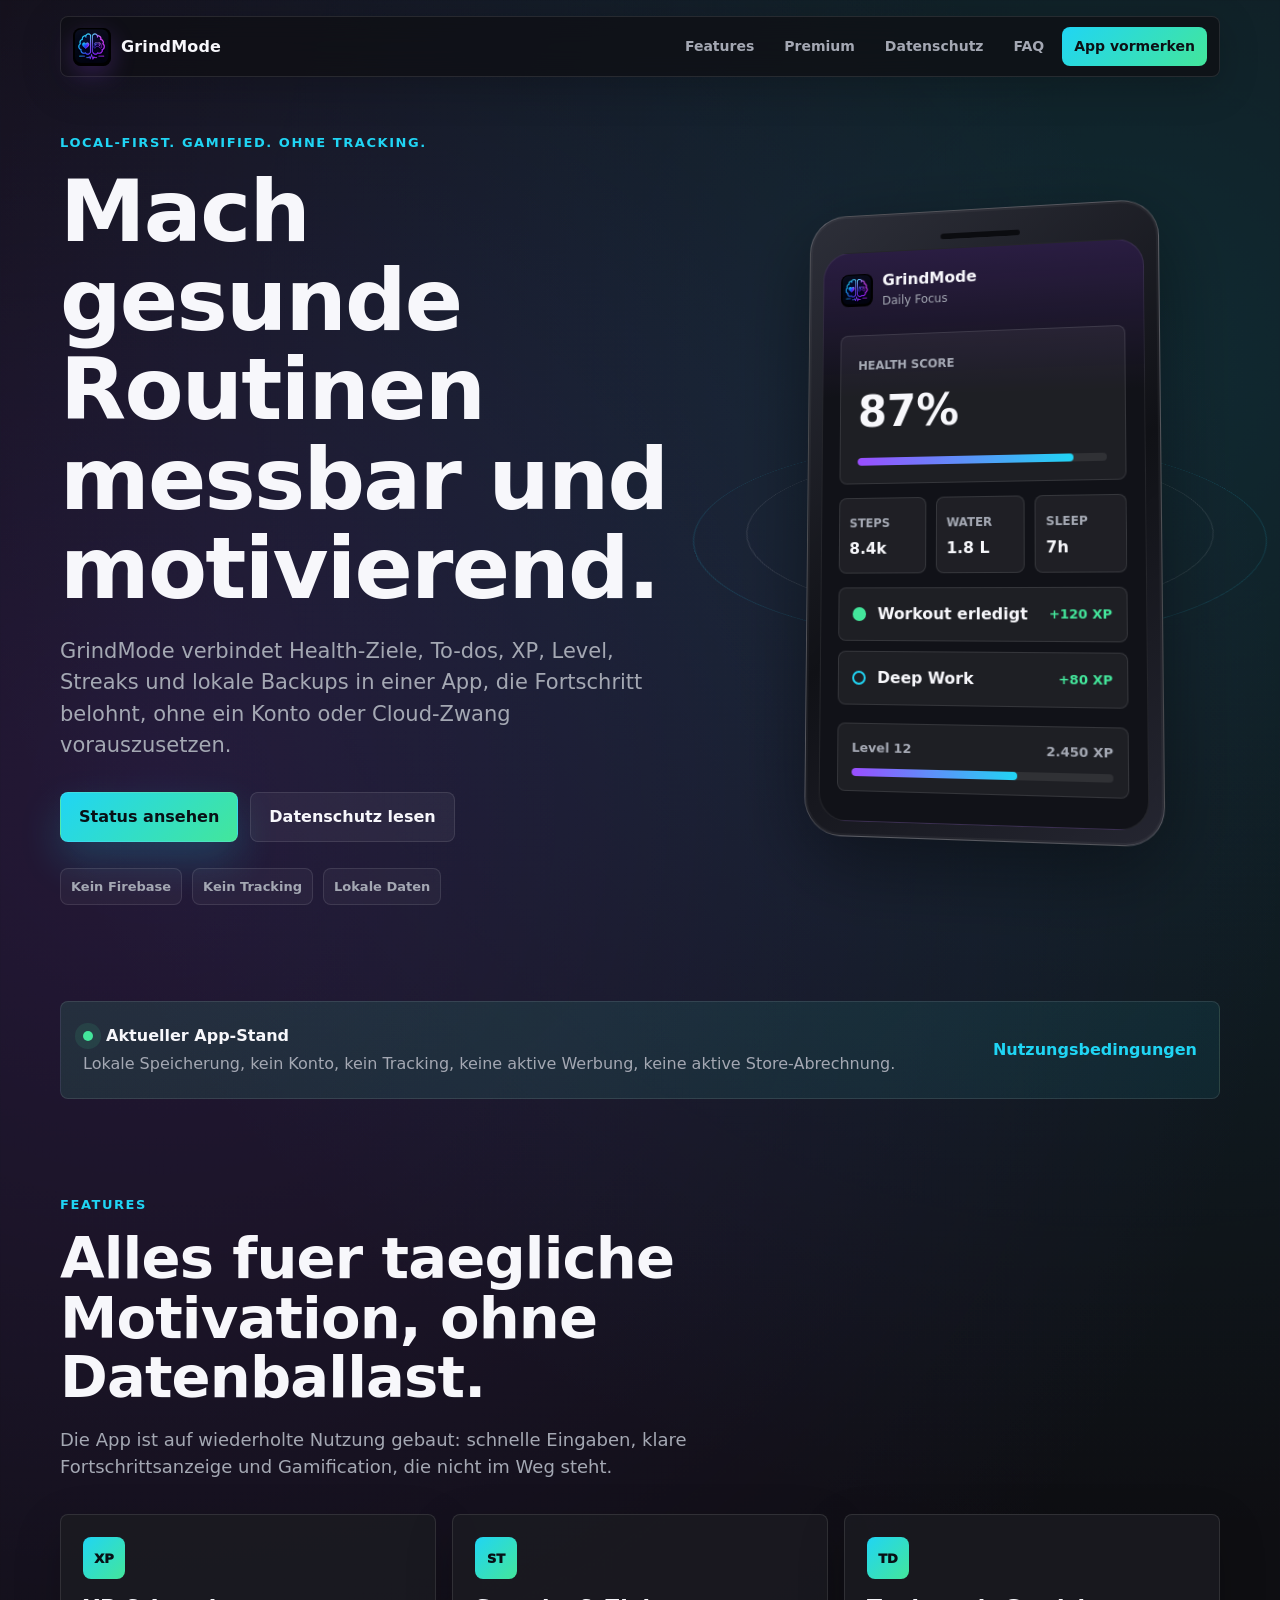
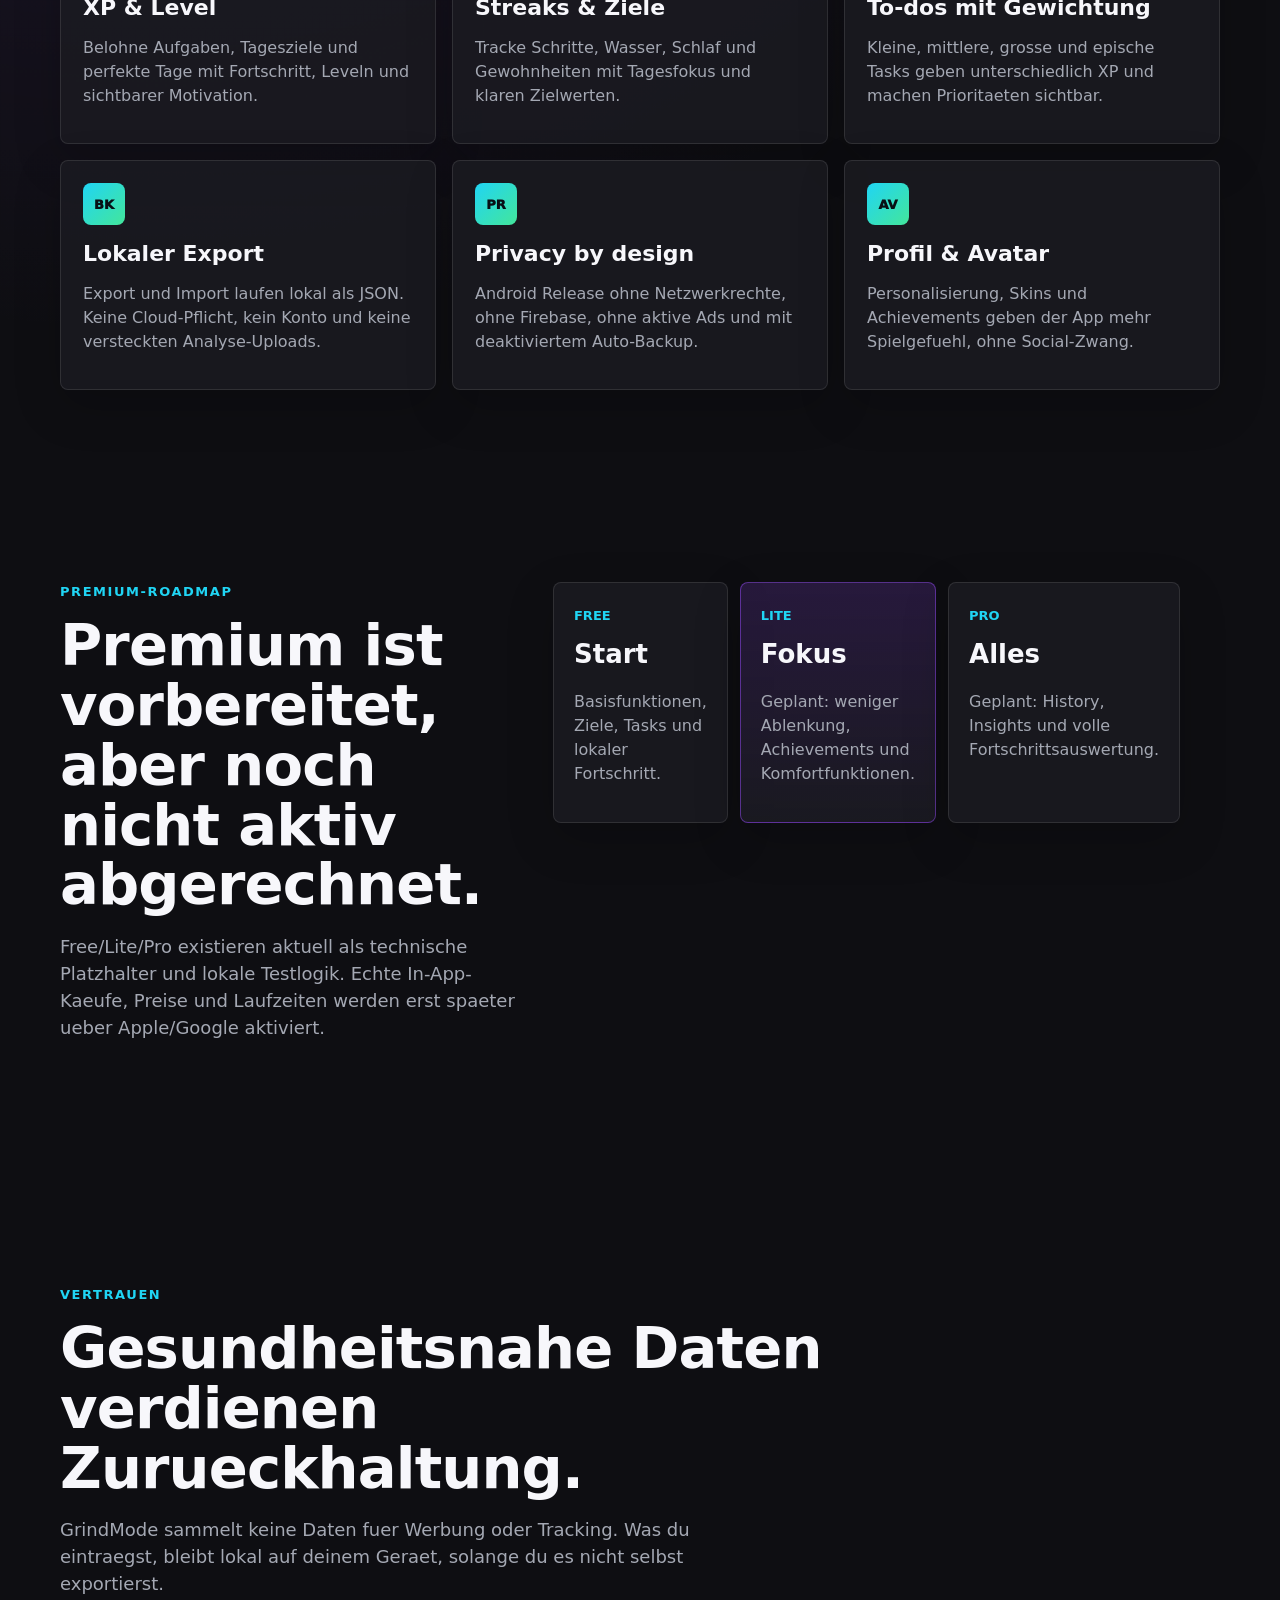
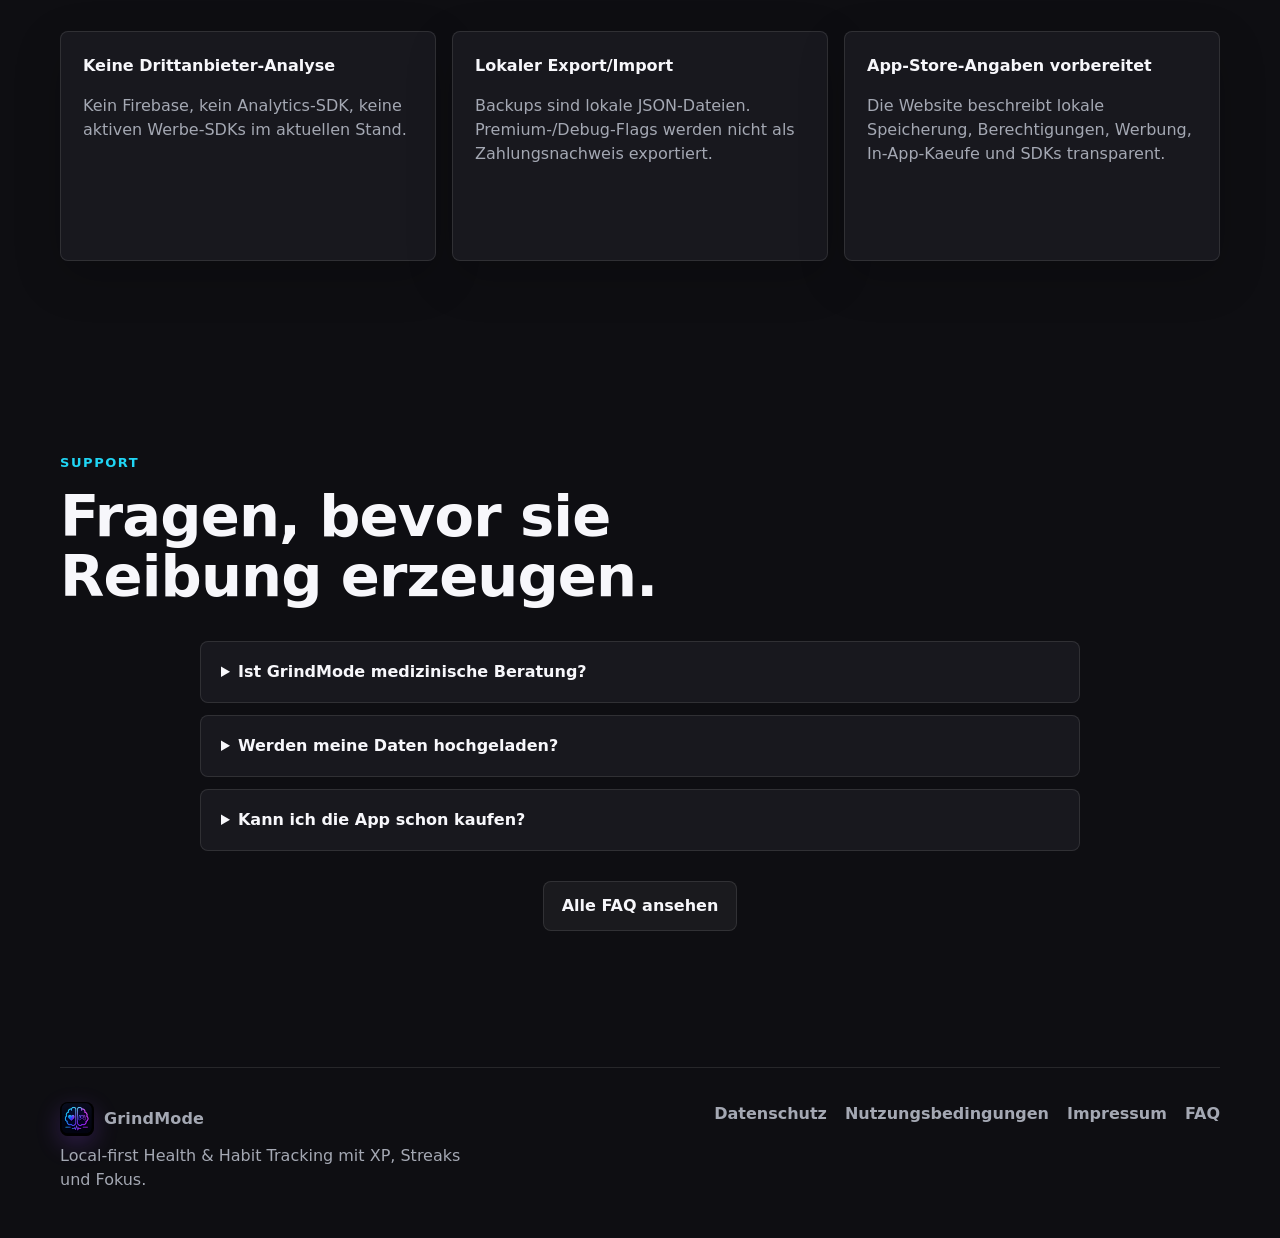
<file: index.html>
<!doctype html>
<html lang="de">
  <head>
    <meta charset="utf-8">
    <meta name="viewport" content="width=device-width, initial-scale=1">
    <meta name="theme-color" content="#0e0e12">
    <meta name="description" content="GrindMode ist ein lokaler, gamifizierter Health- und Habit-Tracker fuer Ziele, To-dos, XP, Streaks und Fortschritt ohne Konto und ohne Tracking.">
    <meta property="og:title" content="GrindMode - Local-first Health & Habit Tracker">
    <meta property="og:description" content="Baue gesunde Routinen mit XP, Streaks, Tageszielen und lokalen Backups. Kein Konto, kein Tracking, keine Cloud-Pflicht.">
    <meta property="og:type" content="website">
    <title>GrindMode - Health, Habits & XP</title>
    <link rel="icon" href="app-icon.png">
    <link rel="apple-touch-icon" href="app-icon.png">
    <link rel="stylesheet" href="site.css">
    <script src="site.js" defer></script>
  </head>
  <body>
    <header class="site-header" data-header>
      <a class="brand" href="index.html" aria-label="GrindMode Startseite">
        <img src="app-icon.png" alt="" width="38" height="38">
        <span>GrindMode</span>
      </a>
      <button class="nav-toggle" type="button" aria-label="Navigation oeffnen" aria-expanded="false" data-nav-toggle>
        <span></span><span></span><span></span>
      </button>
      <nav class="site-nav" data-nav>
        <a href="#features">Features</a>
        <a href="#premium">Premium</a>
        <a href="#privacy">Datenschutz</a>
        <a href="faq.html">FAQ</a>
        <a class="nav-cta" href="#download">App vormerken</a>
      </nav>
    </header>

    <main>
      <section class="hero section-pad">
        <div class="hero-copy reveal">
          <p class="eyebrow">Local-first. Gamified. Ohne Tracking.</p>
          <h1>Mach gesunde Routinen messbar und motivierend.</h1>
          <p class="hero-text">
            GrindMode verbindet Health-Ziele, To-dos, XP, Level, Streaks und lokale Backups in einer App,
            die Fortschritt belohnt, ohne ein Konto oder Cloud-Zwang vorauszusetzen.
          </p>
          <div class="hero-actions" id="download">
            <a class="button primary" href="#app-status">Status ansehen</a>
            <a class="button ghost" href="privacy.html">Datenschutz lesen</a>
          </div>
          <div class="trust-strip" aria-label="Vertrauensmerkmale">
            <span>Kein Firebase</span>
            <span>Kein Tracking</span>
            <span>Lokale Daten</span>
          </div>
        </div>

        <div class="hero-visual reveal" data-tilt>
          <div class="orbital-ring ring-one"></div>
          <div class="orbital-ring ring-two"></div>
          <div class="phone" aria-label="App-Mockup von GrindMode">
            <div class="phone-top">
              <span class="speaker"></span>
            </div>
            <div class="phone-screen">
              <div class="app-bar">
                <img src="app-icon.png" alt="" width="34" height="34">
                <div>
                  <strong>GrindMode</strong>
                  <span>Daily Focus</span>
                </div>
              </div>
              <div class="score-card">
                <span>Health Score</span>
                <strong data-count="87">87%</strong>
                <div class="meter"><i style="width: 87%"></i></div>
              </div>
              <div class="mini-grid">
                <div><span>Steps</span><strong>8.4k</strong></div>
                <div><span>Water</span><strong>1.8 L</strong></div>
                <div><span>Sleep</span><strong>7h</strong></div>
              </div>
              <div class="task-card done">
                <span></span>
                <p>Workout erledigt</p>
                <strong>+120 XP</strong>
              </div>
              <div class="task-card">
                <span></span>
                <p>Deep Work</p>
                <strong>+80 XP</strong>
              </div>
              <div class="level-bar">
                <div><span>Level 12</span><b>2.450 XP</b></div>
                <div class="meter"><i style="width: 64%"></i></div>
              </div>
            </div>
          </div>
        </div>
      </section>

      <section class="status-band reveal" id="app-status">
        <div>
          <span class="status-dot"></span>
          <strong>Aktueller App-Stand</strong>
          <p>Lokale Speicherung, kein Konto, kein Tracking, keine aktive Werbung, keine aktive Store-Abrechnung.</p>
        </div>
        <a href="terms.html">Nutzungsbedingungen</a>
      </section>

      <section class="section-pad" id="features">
        <div class="section-head reveal">
          <p class="eyebrow">Features</p>
          <h2>Alles fuer taegliche Motivation, ohne Datenballast.</h2>
          <p>Die App ist auf wiederholte Nutzung gebaut: schnelle Eingaben, klare Fortschrittsanzeige und Gamification, die nicht im Weg steht.</p>
        </div>
        <div class="feature-grid">
          <article class="feature-card reveal">
            <span class="icon">XP</span>
            <h3>XP & Level</h3>
            <p>Belohne Aufgaben, Tagesziele und perfekte Tage mit Fortschritt, Leveln und sichtbarer Motivation.</p>
          </article>
          <article class="feature-card reveal">
            <span class="icon">ST</span>
            <h3>Streaks & Ziele</h3>
            <p>Tracke Schritte, Wasser, Schlaf und Gewohnheiten mit Tagesfokus und klaren Zielwerten.</p>
          </article>
          <article class="feature-card reveal">
            <span class="icon">TD</span>
            <h3>To-dos mit Gewichtung</h3>
            <p>Kleine, mittlere, grosse und epische Tasks geben unterschiedlich XP und machen Prioritaeten sichtbar.</p>
          </article>
          <article class="feature-card reveal">
            <span class="icon">BK</span>
            <h3>Lokaler Export</h3>
            <p>Export und Import laufen lokal als JSON. Keine Cloud-Pflicht, kein Konto und keine versteckten Analyse-Uploads.</p>
          </article>
          <article class="feature-card reveal">
            <span class="icon">PR</span>
            <h3>Privacy by design</h3>
            <p>Android Release ohne Netzwerkrechte, ohne Firebase, ohne aktive Ads und mit deaktiviertem Auto-Backup.</p>
          </article>
          <article class="feature-card reveal">
            <span class="icon">AV</span>
            <h3>Profil & Avatar</h3>
            <p>Personalisierung, Skins und Achievements geben der App mehr Spielgefuehl, ohne Social-Zwang.</p>
          </article>
        </div>
      </section>

      <section class="section-pad split" id="premium">
        <div class="section-head reveal">
          <p class="eyebrow">Premium-Roadmap</p>
          <h2>Premium ist vorbereitet, aber noch nicht aktiv abgerechnet.</h2>
          <p>
            Free/Lite/Pro existieren aktuell als technische Platzhalter und lokale Testlogik.
            Echte In-App-Kaeufe, Preise und Laufzeiten werden erst spaeter ueber Apple/Google aktiviert.
          </p>
        </div>
        <div class="plans reveal">
          <article>
            <span>Free</span>
            <strong>Start</strong>
            <p>Basisfunktionen, Ziele, Tasks und lokaler Fortschritt.</p>
          </article>
          <article class="highlight">
            <span>Lite</span>
            <strong>Fokus</strong>
            <p>Geplant: weniger Ablenkung, Achievements und Komfortfunktionen.</p>
          </article>
          <article>
            <span>Pro</span>
            <strong>Alles</strong>
            <p>Geplant: History, Insights und volle Fortschrittsauswertung.</p>
          </article>
        </div>
      </section>

      <section class="section-pad privacy-section" id="privacy">
        <div class="section-head reveal">
          <p class="eyebrow">Vertrauen</p>
          <h2>Gesundheitsnahe Daten verdienen Zurueckhaltung.</h2>
          <p>GrindMode sammelt keine Daten fuer Werbung oder Tracking. Was du eintraegst, bleibt lokal auf deinem Geraet, solange du es nicht selbst exportierst.</p>
        </div>
        <div class="privacy-grid">
          <div class="privacy-card reveal">
            <strong>Keine Drittanbieter-Analyse</strong>
            <p>Kein Firebase, kein Analytics-SDK, keine aktiven Werbe-SDKs im aktuellen Stand.</p>
          </div>
          <div class="privacy-card reveal">
            <strong>Lokaler Export/Import</strong>
            <p>Backups sind lokale JSON-Dateien. Premium-/Debug-Flags werden nicht als Zahlungsnachweis exportiert.</p>
          </div>
          <div class="privacy-card reveal">
            <strong>App-Store-Angaben vorbereitet</strong>
            <p>Die Website beschreibt lokale Speicherung, Berechtigungen, Werbung, In-App-Kaeufe und SDKs transparent.</p>
          </div>
        </div>
      </section>

      <section class="section-pad faq-preview">
        <div class="section-head reveal">
          <p class="eyebrow">Support</p>
          <h2>Fragen, bevor sie Reibung erzeugen.</h2>
        </div>
        <div class="faq-list reveal">
          <details>
            <summary>Ist GrindMode medizinische Beratung?</summary>
            <p>Nein. Die App ist ein Motivations- und Tracking-Tool und ersetzt keine medizinische Beratung, Diagnose oder Behandlung.</p>
          </details>
          <details>
            <summary>Werden meine Daten hochgeladen?</summary>
            <p>Aktuell nein. Die App arbeitet lokal ohne Konto, Server-Sync, Tracking oder aktive Werbe-SDKs.</p>
          </details>
          <details>
            <summary>Kann ich die App schon kaufen?</summary>
            <p>Aktuell ist echte Store-Abrechnung nicht aktiv. Premium-Modelle sind als Roadmap und technische Platzhalter gekennzeichnet.</p>
          </details>
        </div>
        <div class="center-actions">
          <a class="button ghost" href="faq.html">Alle FAQ ansehen</a>
        </div>
      </section>
    </main>

    <footer class="site-footer">
      <div>
        <a class="brand footer-brand" href="index.html">
          <img src="app-icon.png" alt="" width="34" height="34">
          <span>GrindMode</span>
        </a>
        <p>Local-first Health & Habit Tracking mit XP, Streaks und Fokus.</p>
      </div>
      <nav aria-label="Footer">
        <a href="privacy.html">Datenschutz</a>
        <a href="terms.html">Nutzungsbedingungen</a>
        <a href="imprint.html">Impressum</a>
        <a href="faq.html">FAQ</a>
      </nav>
    </footer>
  </body>
</html>
</file>
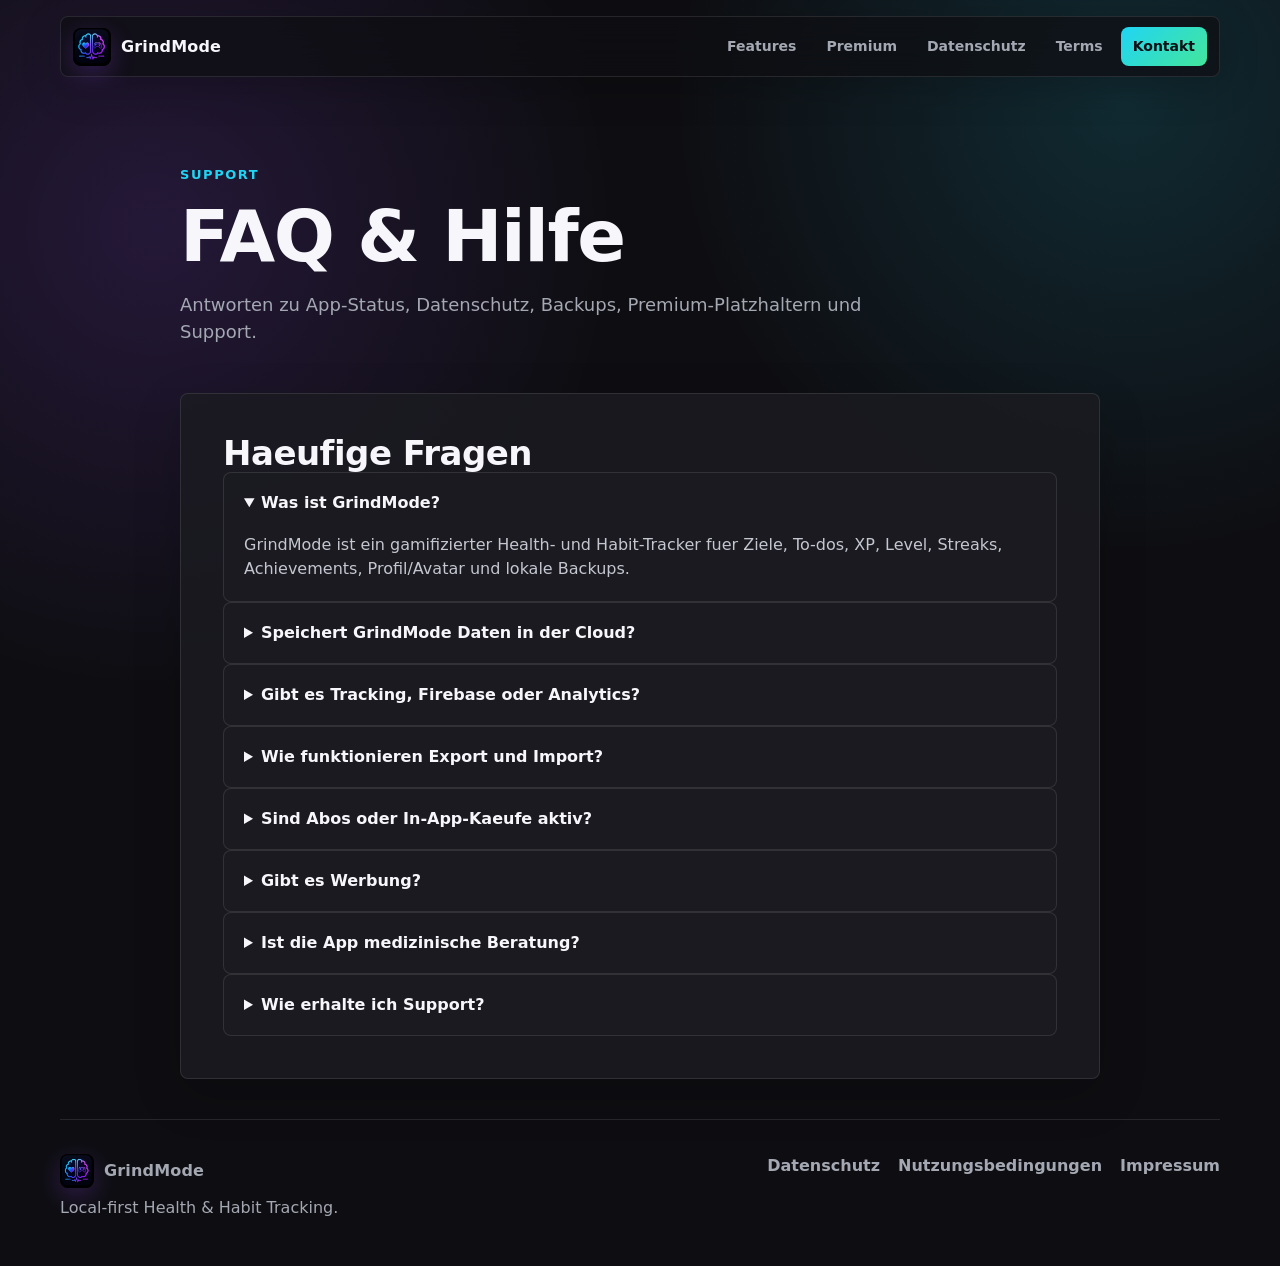
<file: faq.html>
<!doctype html>
<html lang="de">
  <head>
    <meta charset="utf-8">
    <meta name="viewport" content="width=device-width, initial-scale=1">
    <meta name="description" content="FAQ und Support fuer GrindMode. Fragen zu Datenschutz, lokalen Backups, Werbung, Premium und App-Store-Status.">
    <title>FAQ & Support - GrindMode</title>
    <link rel="icon" href="app-icon.png">
    <link rel="stylesheet" href="site.css">
    <script src="site.js" defer></script>
  </head>
  <body>
    <header class="site-header" data-header>
      <a class="brand" href="index.html"><img src="app-icon.png" alt="" width="38" height="38"><span>GrindMode</span></a>
      <button class="nav-toggle" type="button" aria-label="Navigation oeffnen" aria-expanded="false" data-nav-toggle><span></span><span></span><span></span></button>
      <nav class="site-nav" data-nav>
        <a href="index.html#features">Features</a>
        <a href="index.html#premium">Premium</a>
        <a href="privacy.html">Datenschutz</a>
        <a href="terms.html">Terms</a>
        <a class="nav-cta" href="imprint.html">Kontakt</a>
      </nav>
    </header>

    <main class="legal-main">
      <section class="legal-hero reveal">
        <p class="eyebrow">Support</p>
        <h1>FAQ & Hilfe</h1>
        <p>Antworten zu App-Status, Datenschutz, Backups, Premium-Platzhaltern und Support.</p>
      </section>

      <section class="legal-card reveal">
        <h2>Haeufige Fragen</h2>
        <details open>
          <summary>Was ist GrindMode?</summary>
          <p>GrindMode ist ein gamifizierter Health- und Habit-Tracker fuer Ziele, To-dos, XP, Level, Streaks, Achievements, Profil/Avatar und lokale Backups.</p>
        </details>
        <details>
          <summary>Speichert GrindMode Daten in der Cloud?</summary>
          <p>Aktuell nein. Die App funktioniert ohne Nutzerkonto und ohne Cloud-Synchronisation. Daten werden lokal auf deinem Geraet gespeichert.</p>
        </details>
        <details>
          <summary>Gibt es Tracking, Firebase oder Analytics?</summary>
          <p>Nein, im aktuellen Stand sind keine Firebase-, Analytics- oder aktiven Werbe-SDKs integriert.</p>
        </details>
        <details>
          <summary>Wie funktionieren Export und Import?</summary>
          <p>Export und Import laufen lokal ueber JSON. Die Importdatei wird auf Schema, Version, Groesse und erlaubte Datenfelder geprueft. Premium- oder Debug-Berechtigungen werden nicht als vertrauenswuerdiger Zahlungsnachweis importiert.</p>
        </details>
        <details>
          <summary>Sind Abos oder In-App-Kaeufe aktiv?</summary>
          <p>Nein. Free/Lite/Pro sind aktuell technische Platzhalter bzw. lokale Testlogik. Echte Kaeufe werden erst spaeter ueber Apple/Google aktiviert und dann vor dem Kauf transparent angezeigt.</p>
        </details>
        <details>
          <summary>Gibt es Werbung?</summary>
          <p>Aktuell ist keine echte Werbung aktiv und kein Werbe-SDK eingebunden. Falls Werbung spaeter integriert wird, muessen Datenschutzangaben, Einwilligungen und App-Store-Angaben vorher aktualisiert werden.</p>
        </details>
        <details>
          <summary>Ist die App medizinische Beratung?</summary>
          <p>Nein. GrindMode ist ein Motivations- und Organisationstool. Es ersetzt keine medizinische Beratung, Diagnose oder Behandlung.</p>
        </details>
        <details>
          <summary>Wie erhalte ich Support?</summary>
          <p>Bitte ersetze vor Veroeffentlichung die Platzhalter im Impressum durch echte Kontaktdaten. Danach kann dieselbe E-Mail-Adresse fuer Support und Datenschutzanfragen verwendet werden.</p>
        </details>
      </section>
    </main>

    <footer class="site-footer">
      <div><a class="brand footer-brand" href="index.html"><img src="app-icon.png" alt="" width="34" height="34"><span>GrindMode</span></a><p>Local-first Health & Habit Tracking.</p></div>
      <nav><a href="privacy.html">Datenschutz</a><a href="terms.html">Nutzungsbedingungen</a><a href="imprint.html">Impressum</a></nav>
    </footer>
  </body>
</html>
</file>
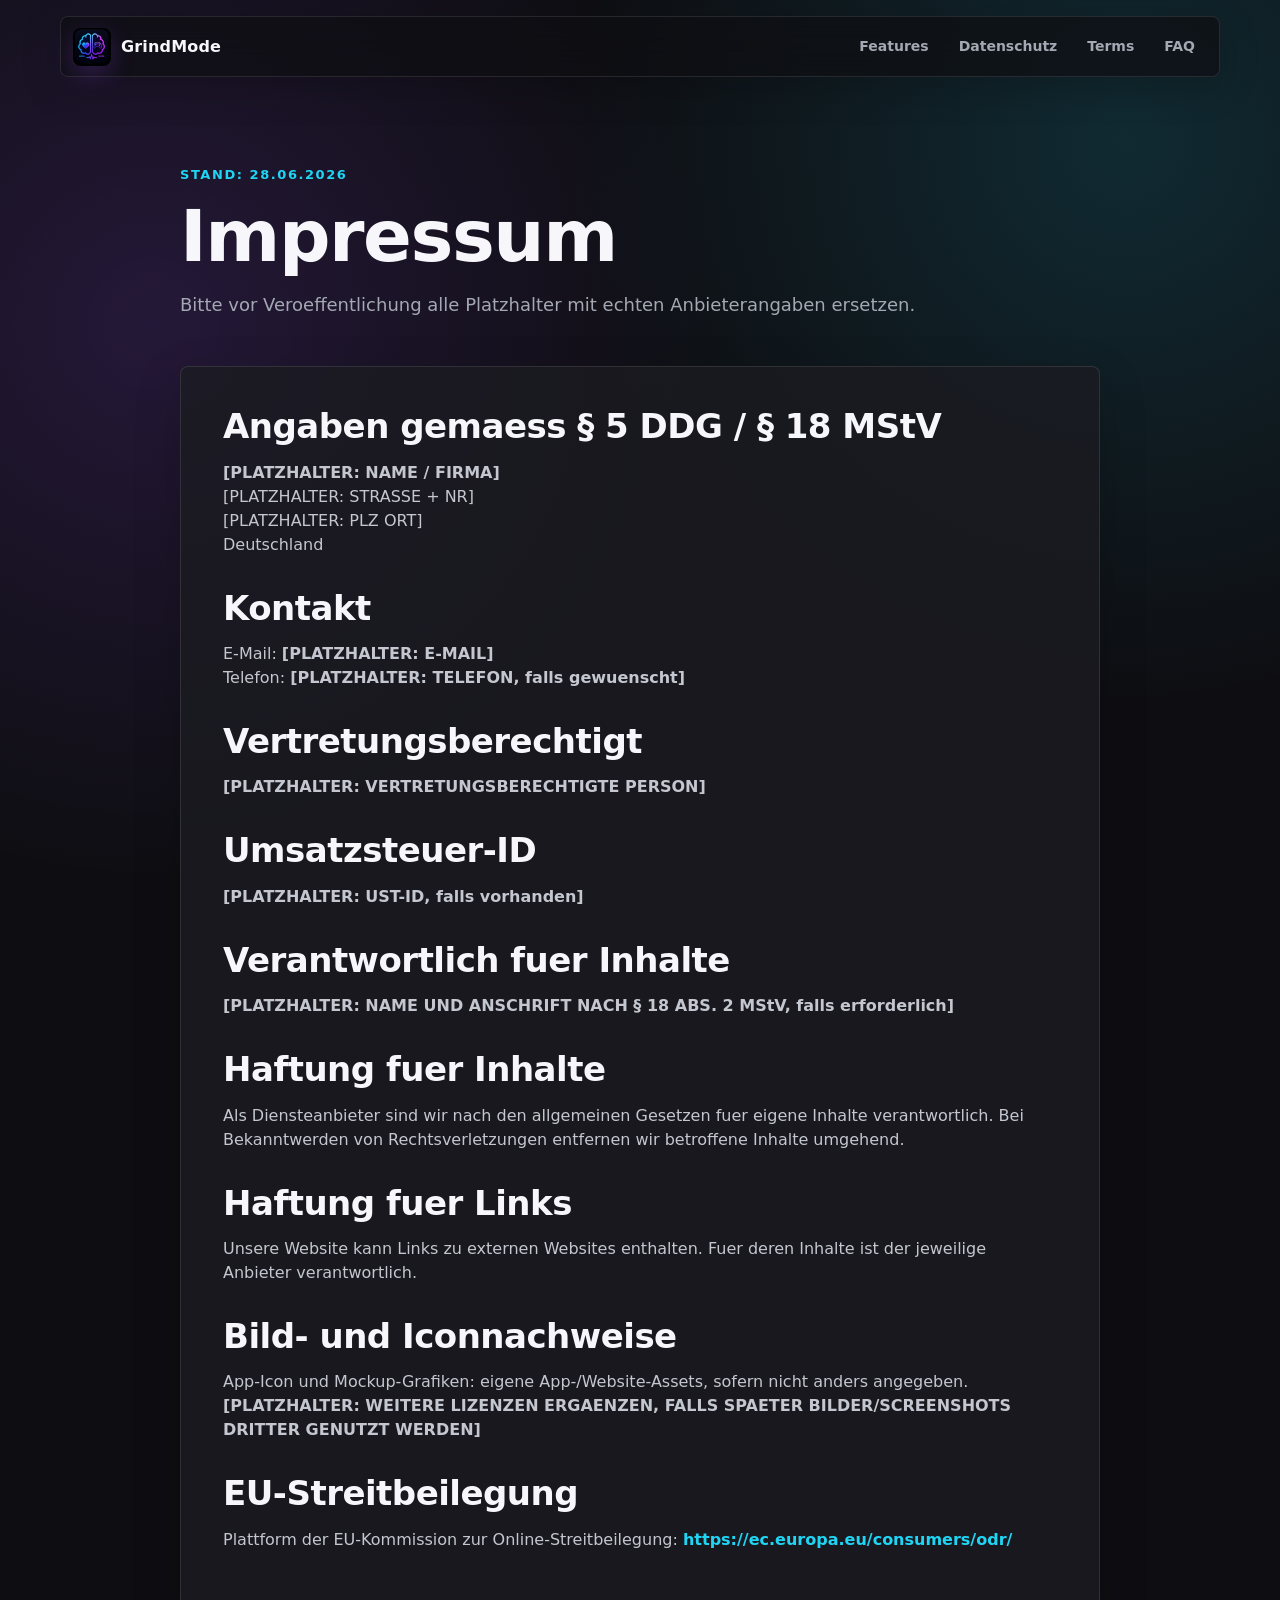
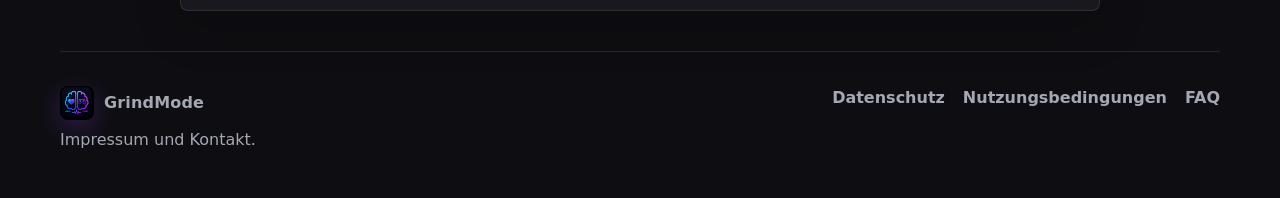
<file: imprint.html>
<!doctype html>
<html lang="de">
  <head>
    <meta charset="utf-8">
    <meta name="viewport" content="width=device-width, initial-scale=1">
    <meta name="description" content="Impressum und Kontakt fuer GrindMode.">
    <title>Impressum - GrindMode</title>
    <link rel="icon" href="app-icon.png">
    <link rel="stylesheet" href="site.css">
    <script src="site.js" defer></script>
  </head>
  <body>
    <header class="site-header" data-header>
      <a class="brand" href="index.html"><img src="app-icon.png" alt="" width="38" height="38"><span>GrindMode</span></a>
      <button class="nav-toggle" type="button" aria-label="Navigation oeffnen" aria-expanded="false" data-nav-toggle><span></span><span></span><span></span></button>
      <nav class="site-nav" data-nav>
        <a href="index.html#features">Features</a>
        <a href="privacy.html">Datenschutz</a>
        <a href="terms.html">Terms</a>
        <a href="faq.html">FAQ</a>
      </nav>
    </header>

    <main class="legal-main">
      <section class="legal-hero reveal">
        <p class="eyebrow">Stand: 28.06.2026</p>
        <h1>Impressum</h1>
        <p>Bitte vor Veroeffentlichung alle Platzhalter mit echten Anbieterangaben ersetzen.</p>
      </section>

      <article class="legal-card reveal">
        <h2>Angaben gemaess § 5 DDG / § 18 MStV</h2>
        <p><strong>[PLATZHALTER: NAME / FIRMA]</strong><br>[PLATZHALTER: STRASSE + NR]<br>[PLATZHALTER: PLZ ORT]<br>Deutschland</p>

        <h2>Kontakt</h2>
        <p>E-Mail: <strong>[PLATZHALTER: E-MAIL]</strong><br>Telefon: <strong>[PLATZHALTER: TELEFON, falls gewuenscht]</strong></p>

        <h2>Vertretungsberechtigt</h2>
        <p><strong>[PLATZHALTER: VERTRETUNGSBERECHTIGTE PERSON]</strong></p>

        <h2>Umsatzsteuer-ID</h2>
        <p><strong>[PLATZHALTER: UST-ID, falls vorhanden]</strong></p>

        <h2>Verantwortlich fuer Inhalte</h2>
        <p><strong>[PLATZHALTER: NAME UND ANSCHRIFT NACH § 18 ABS. 2 MStV, falls erforderlich]</strong></p>

        <h2>Haftung fuer Inhalte</h2>
        <p>Als Diensteanbieter sind wir nach den allgemeinen Gesetzen fuer eigene Inhalte verantwortlich. Bei Bekanntwerden von Rechtsverletzungen entfernen wir betroffene Inhalte umgehend.</p>

        <h2>Haftung fuer Links</h2>
        <p>Unsere Website kann Links zu externen Websites enthalten. Fuer deren Inhalte ist der jeweilige Anbieter verantwortlich.</p>

        <h2>Bild- und Iconnachweise</h2>
        <p>App-Icon und Mockup-Grafiken: eigene App-/Website-Assets, sofern nicht anders angegeben. <strong>[PLATZHALTER: WEITERE LIZENZEN ERGAENZEN, FALLS SPAETER BILDER/SCREENSHOTS DRITTER GENUTZT WERDEN]</strong></p>

        <h2>EU-Streitbeilegung</h2>
        <p>Plattform der EU-Kommission zur Online-Streitbeilegung: <a href="https://ec.europa.eu/consumers/odr/" rel="noopener">https://ec.europa.eu/consumers/odr/</a></p>
      </article>
    </main>

    <footer class="site-footer">
      <div><a class="brand footer-brand" href="index.html"><img src="app-icon.png" alt="" width="34" height="34"><span>GrindMode</span></a><p>Impressum und Kontakt.</p></div>
      <nav><a href="privacy.html">Datenschutz</a><a href="terms.html">Nutzungsbedingungen</a><a href="faq.html">FAQ</a></nav>
    </footer>
  </body>
</html>
</file>
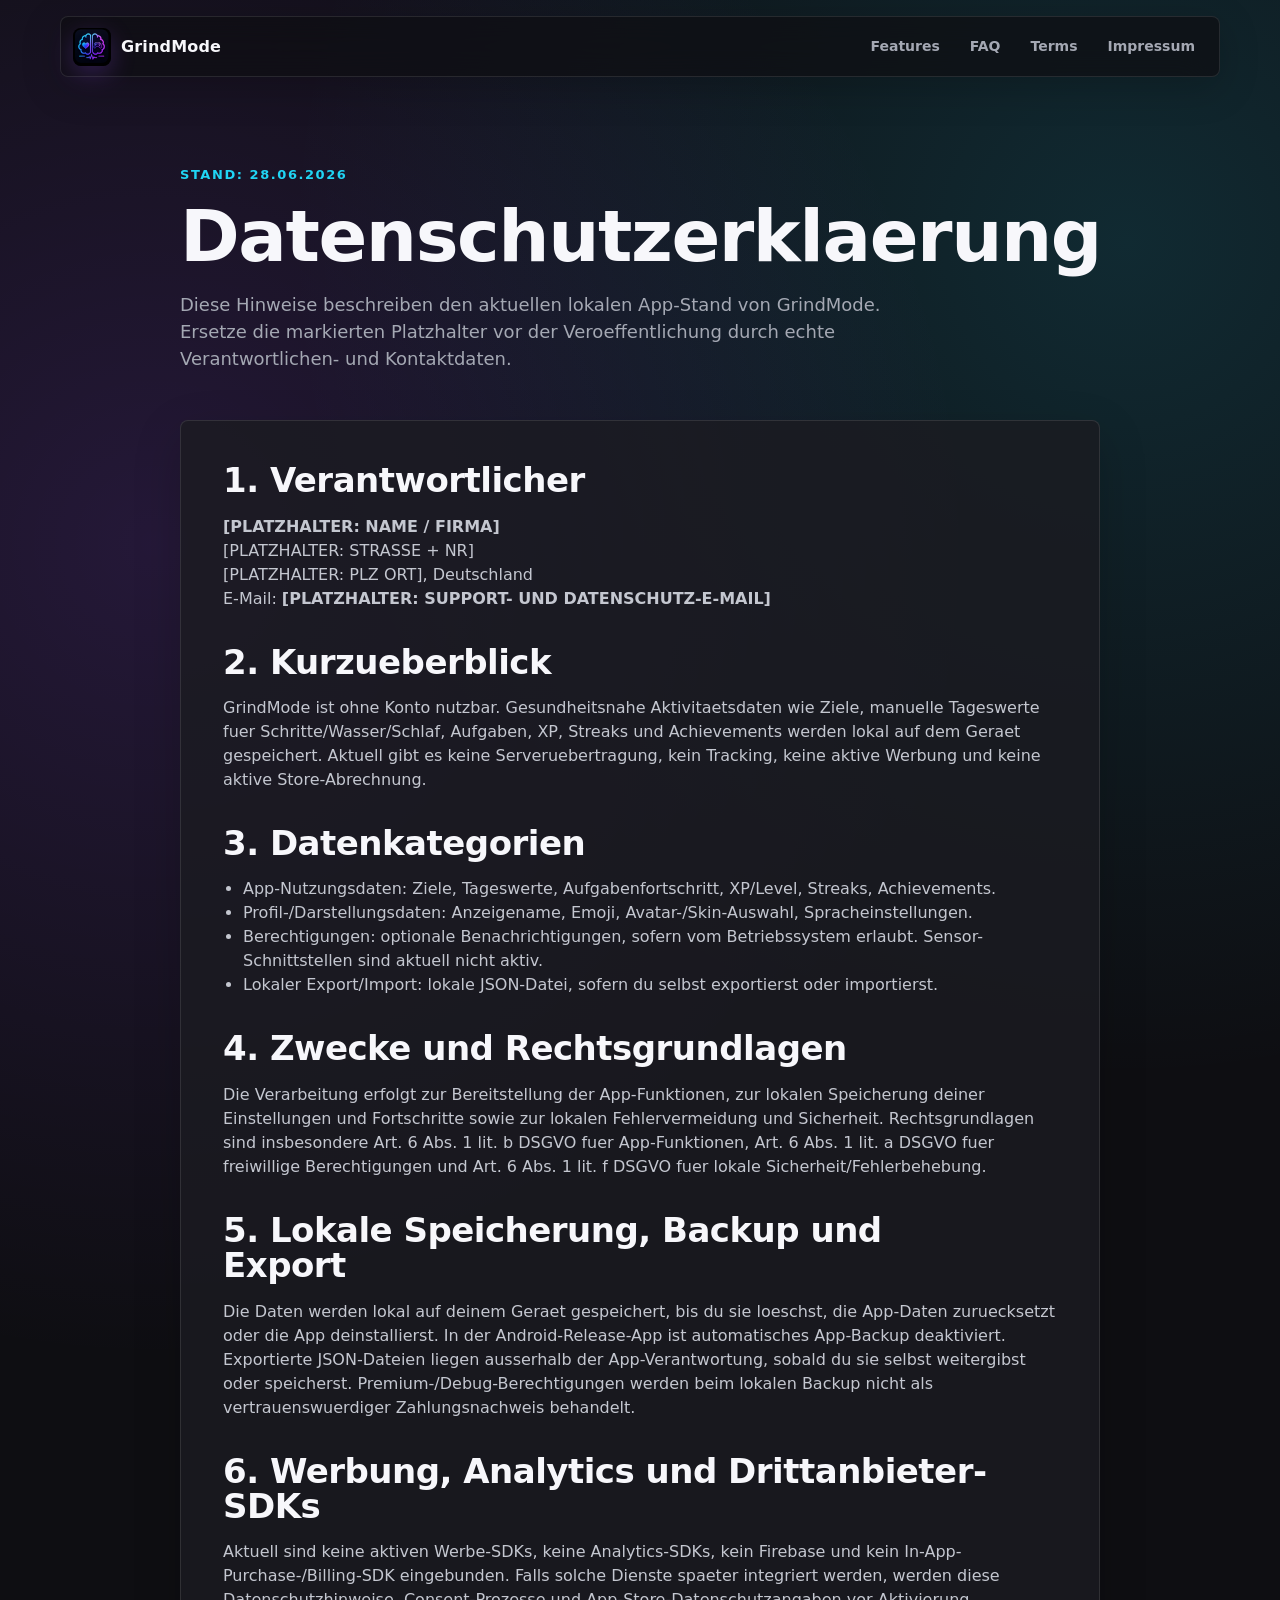
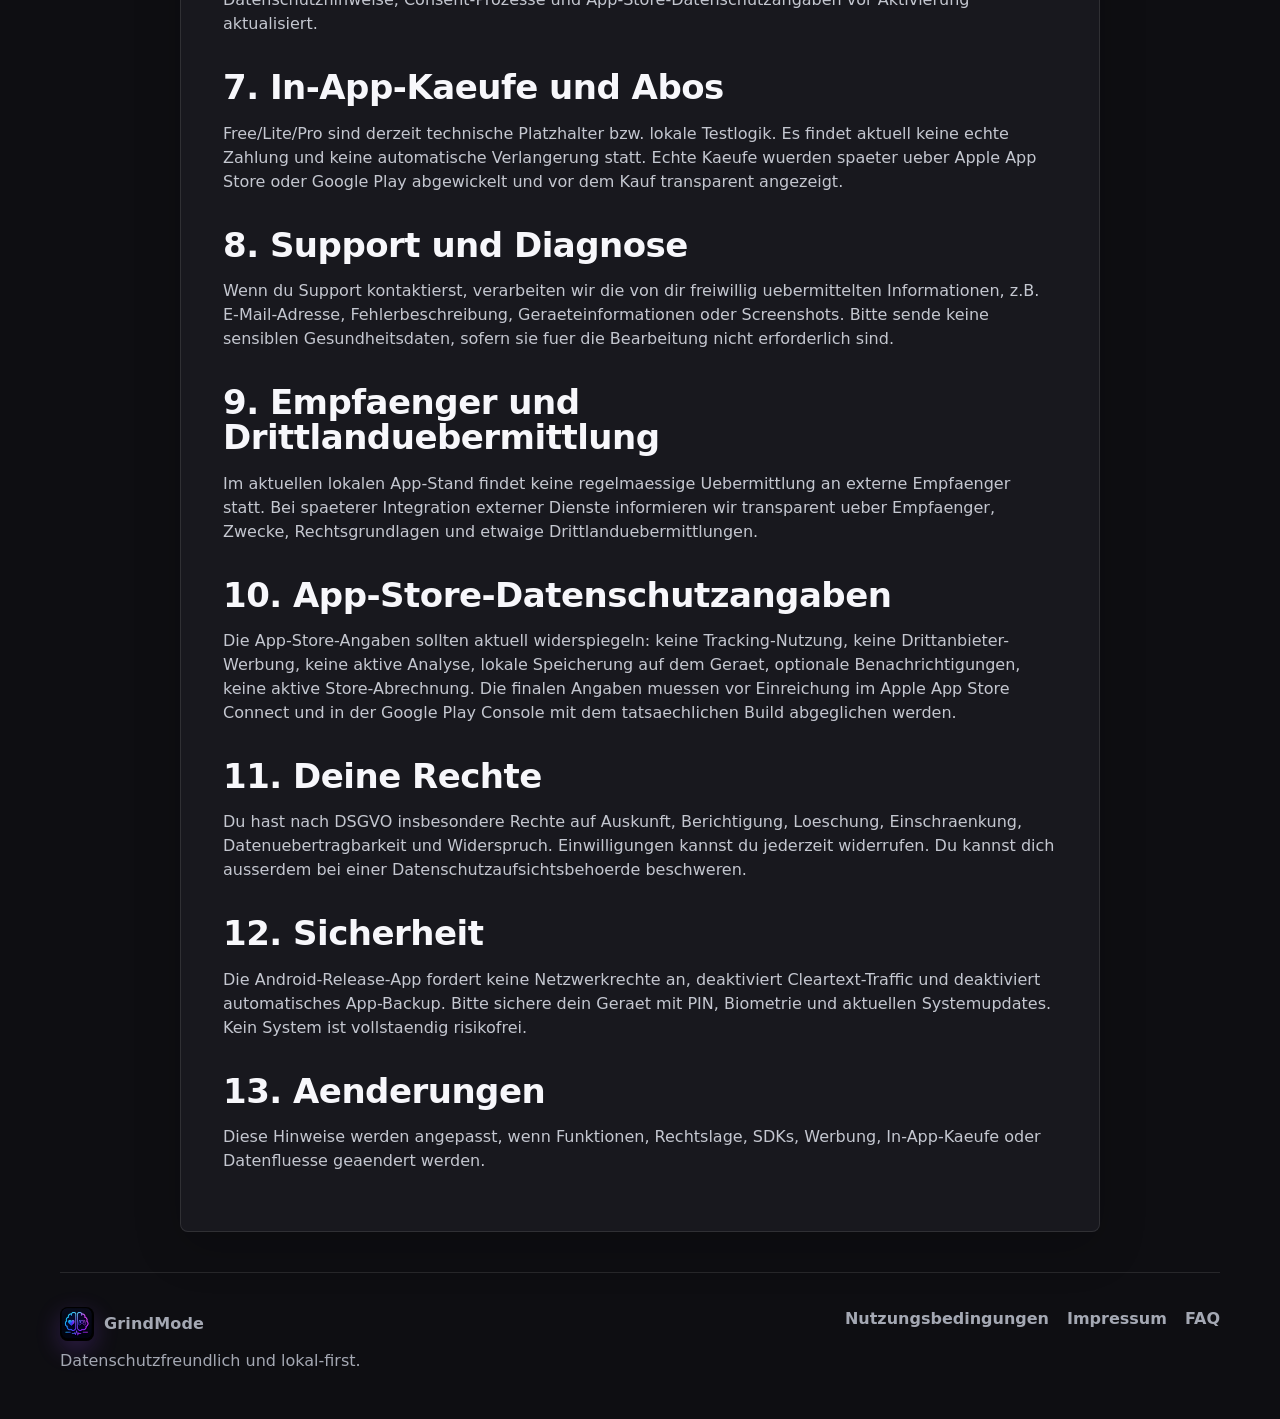
<file: privacy.html>
<!doctype html>
<html lang="de">
  <head>
    <meta charset="utf-8">
    <meta name="viewport" content="width=device-width, initial-scale=1">
    <meta name="description" content="Datenschutzerklaerung fuer GrindMode: lokale Speicherung, Backup/Export, Werbung, In-App-Kaeufe, Drittanbieter-SDKs und App-Store-Datenschutzangaben.">
    <title>Datenschutz - GrindMode</title>
    <link rel="icon" href="app-icon.png">
    <link rel="stylesheet" href="site.css">
    <script src="site.js" defer></script>
  </head>
  <body>
    <header class="site-header" data-header>
      <a class="brand" href="index.html"><img src="app-icon.png" alt="" width="38" height="38"><span>GrindMode</span></a>
      <button class="nav-toggle" type="button" aria-label="Navigation oeffnen" aria-expanded="false" data-nav-toggle><span></span><span></span><span></span></button>
      <nav class="site-nav" data-nav>
        <a href="index.html#features">Features</a>
        <a href="faq.html">FAQ</a>
        <a href="terms.html">Terms</a>
        <a href="imprint.html">Impressum</a>
      </nav>
    </header>

    <main class="legal-main">
      <section class="legal-hero reveal">
        <p class="eyebrow">Stand: 28.06.2026</p>
        <h1>Datenschutzerklaerung</h1>
        <p>Diese Hinweise beschreiben den aktuellen lokalen App-Stand von GrindMode. Ersetze die markierten Platzhalter vor der Veroeffentlichung durch echte Verantwortlichen- und Kontaktdaten.</p>
      </section>

      <article class="legal-card reveal">
        <h2>1. Verantwortlicher</h2>
        <p><strong>[PLATZHALTER: NAME / FIRMA]</strong><br>[PLATZHALTER: STRASSE + NR]<br>[PLATZHALTER: PLZ ORT], Deutschland<br>E-Mail: <strong>[PLATZHALTER: SUPPORT- UND DATENSCHUTZ-E-MAIL]</strong></p>

        <h2>2. Kurzueberblick</h2>
        <p>GrindMode ist ohne Konto nutzbar. Gesundheitsnahe Aktivitaetsdaten wie Ziele, manuelle Tageswerte fuer Schritte/Wasser/Schlaf, Aufgaben, XP, Streaks und Achievements werden lokal auf dem Geraet gespeichert. Aktuell gibt es keine Serveruebertragung, kein Tracking, keine aktive Werbung und keine aktive Store-Abrechnung.</p>

        <h2>3. Datenkategorien</h2>
        <ul>
          <li>App-Nutzungsdaten: Ziele, Tageswerte, Aufgabenfortschritt, XP/Level, Streaks, Achievements.</li>
          <li>Profil-/Darstellungsdaten: Anzeigename, Emoji, Avatar-/Skin-Auswahl, Spracheinstellungen.</li>
          <li>Berechtigungen: optionale Benachrichtigungen, sofern vom Betriebssystem erlaubt. Sensor-Schnittstellen sind aktuell nicht aktiv.</li>
          <li>Lokaler Export/Import: lokale JSON-Datei, sofern du selbst exportierst oder importierst.</li>
        </ul>

        <h2>4. Zwecke und Rechtsgrundlagen</h2>
        <p>Die Verarbeitung erfolgt zur Bereitstellung der App-Funktionen, zur lokalen Speicherung deiner Einstellungen und Fortschritte sowie zur lokalen Fehlervermeidung und Sicherheit. Rechtsgrundlagen sind insbesondere Art. 6 Abs. 1 lit. b DSGVO fuer App-Funktionen, Art. 6 Abs. 1 lit. a DSGVO fuer freiwillige Berechtigungen und Art. 6 Abs. 1 lit. f DSGVO fuer lokale Sicherheit/Fehlerbehebung.</p>

        <h2>5. Lokale Speicherung, Backup und Export</h2>
        <p>Die Daten werden lokal auf deinem Geraet gespeichert, bis du sie loeschst, die App-Daten zuruecksetzt oder die App deinstallierst. In der Android-Release-App ist automatisches App-Backup deaktiviert. Exportierte JSON-Dateien liegen ausserhalb der App-Verantwortung, sobald du sie selbst weitergibst oder speicherst. Premium-/Debug-Berechtigungen werden beim lokalen Backup nicht als vertrauenswuerdiger Zahlungsnachweis behandelt.</p>

        <h2>6. Werbung, Analytics und Drittanbieter-SDKs</h2>
        <p>Aktuell sind keine aktiven Werbe-SDKs, keine Analytics-SDKs, kein Firebase und kein In-App-Purchase-/Billing-SDK eingebunden. Falls solche Dienste spaeter integriert werden, werden diese Datenschutzhinweise, Consent-Prozesse und App-Store-Datenschutzangaben vor Aktivierung aktualisiert.</p>

        <h2>7. In-App-Kaeufe und Abos</h2>
        <p>Free/Lite/Pro sind derzeit technische Platzhalter bzw. lokale Testlogik. Es findet aktuell keine echte Zahlung und keine automatische Verlangerung statt. Echte Kaeufe wuerden spaeter ueber Apple App Store oder Google Play abgewickelt und vor dem Kauf transparent angezeigt.</p>

        <h2>8. Support und Diagnose</h2>
        <p>Wenn du Support kontaktierst, verarbeiten wir die von dir freiwillig uebermittelten Informationen, z.B. E-Mail-Adresse, Fehlerbeschreibung, Geraeteinformationen oder Screenshots. Bitte sende keine sensiblen Gesundheitsdaten, sofern sie fuer die Bearbeitung nicht erforderlich sind.</p>

        <h2>9. Empfaenger und Drittlanduebermittlung</h2>
        <p>Im aktuellen lokalen App-Stand findet keine regelmaessige Uebermittlung an externe Empfaenger statt. Bei spaeterer Integration externer Dienste informieren wir transparent ueber Empfaenger, Zwecke, Rechtsgrundlagen und etwaige Drittlanduebermittlungen.</p>

        <h2>10. App-Store-Datenschutzangaben</h2>
        <p>Die App-Store-Angaben sollten aktuell widerspiegeln: keine Tracking-Nutzung, keine Drittanbieter-Werbung, keine aktive Analyse, lokale Speicherung auf dem Geraet, optionale Benachrichtigungen, keine aktive Store-Abrechnung. Die finalen Angaben muessen vor Einreichung im Apple App Store Connect und in der Google Play Console mit dem tatsaechlichen Build abgeglichen werden.</p>

        <h2>11. Deine Rechte</h2>
        <p>Du hast nach DSGVO insbesondere Rechte auf Auskunft, Berichtigung, Loeschung, Einschraenkung, Datenuebertragbarkeit und Widerspruch. Einwilligungen kannst du jederzeit widerrufen. Du kannst dich ausserdem bei einer Datenschutzaufsichtsbehoerde beschweren.</p>

        <h2>12. Sicherheit</h2>
        <p>Die Android-Release-App fordert keine Netzwerkrechte an, deaktiviert Cleartext-Traffic und deaktiviert automatisches App-Backup. Bitte sichere dein Geraet mit PIN, Biometrie und aktuellen Systemupdates. Kein System ist vollstaendig risikofrei.</p>

        <h2>13. Aenderungen</h2>
        <p>Diese Hinweise werden angepasst, wenn Funktionen, Rechtslage, SDKs, Werbung, In-App-Kaeufe oder Datenfluesse geaendert werden.</p>
      </article>
    </main>

    <footer class="site-footer">
      <div><a class="brand footer-brand" href="index.html"><img src="app-icon.png" alt="" width="34" height="34"><span>GrindMode</span></a><p>Datenschutzfreundlich und lokal-first.</p></div>
      <nav><a href="terms.html">Nutzungsbedingungen</a><a href="imprint.html">Impressum</a><a href="faq.html">FAQ</a></nav>
    </footer>
  </body>
</html>
</file>
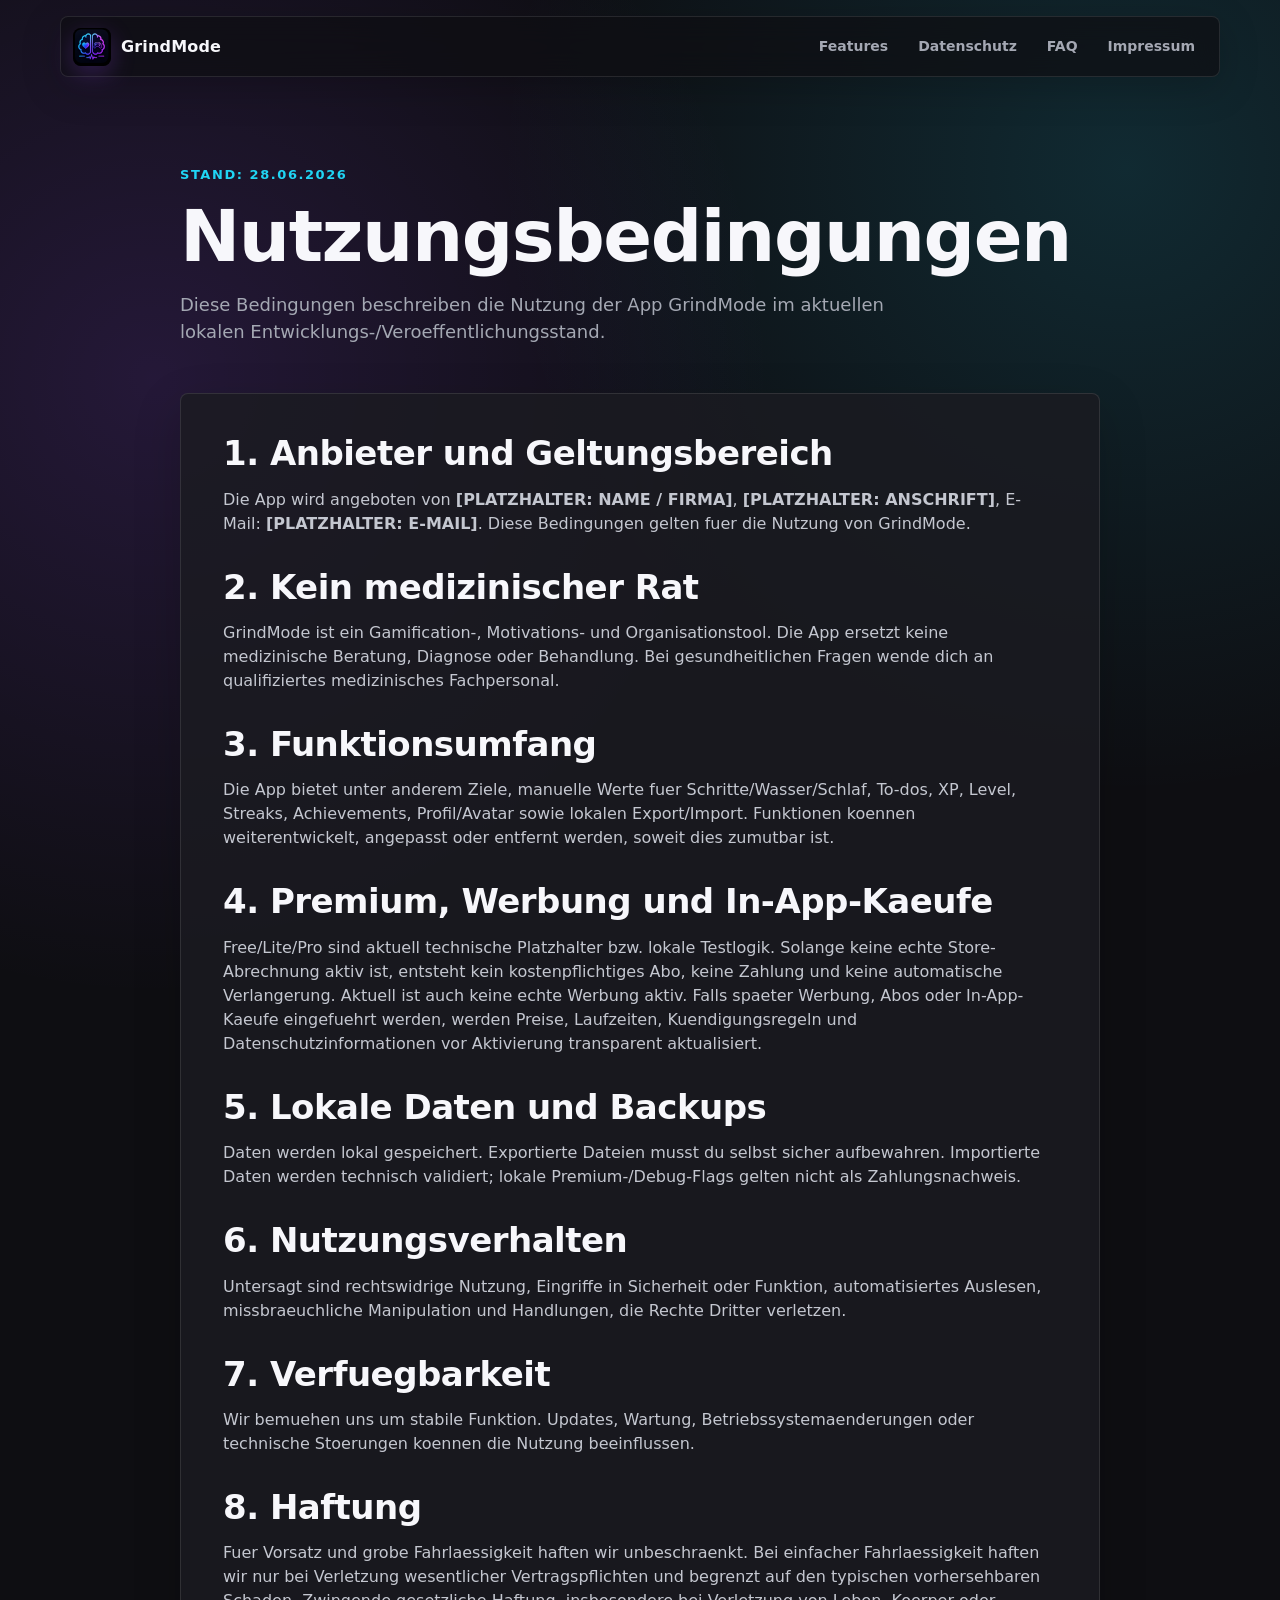
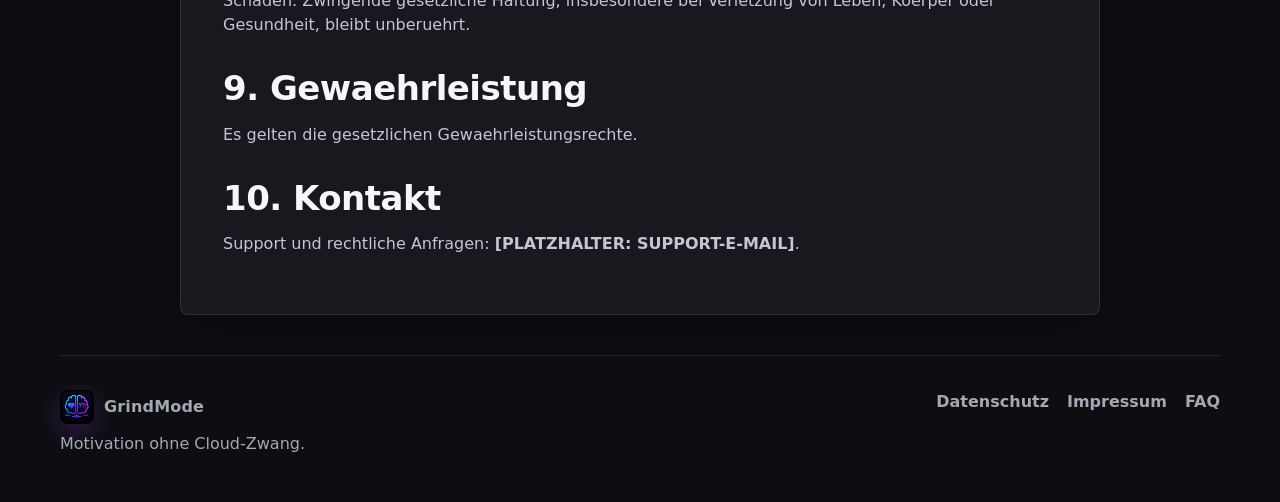
<file: terms.html>
<!doctype html>
<html lang="de">
  <head>
    <meta charset="utf-8">
    <meta name="viewport" content="width=device-width, initial-scale=1">
    <meta name="description" content="Nutzungsbedingungen fuer GrindMode: lokale App, keine medizinische Beratung, Premium-Platzhalter, keine aktive Store-Abrechnung.">
    <title>Nutzungsbedingungen - GrindMode</title>
    <link rel="icon" href="app-icon.png">
    <link rel="stylesheet" href="site.css">
    <script src="site.js" defer></script>
  </head>
  <body>
    <header class="site-header" data-header>
      <a class="brand" href="index.html"><img src="app-icon.png" alt="" width="38" height="38"><span>GrindMode</span></a>
      <button class="nav-toggle" type="button" aria-label="Navigation oeffnen" aria-expanded="false" data-nav-toggle><span></span><span></span><span></span></button>
      <nav class="site-nav" data-nav>
        <a href="index.html#features">Features</a>
        <a href="privacy.html">Datenschutz</a>
        <a href="faq.html">FAQ</a>
        <a href="imprint.html">Impressum</a>
      </nav>
    </header>

    <main class="legal-main">
      <section class="legal-hero reveal">
        <p class="eyebrow">Stand: 28.06.2026</p>
        <h1>Nutzungsbedingungen</h1>
        <p>Diese Bedingungen beschreiben die Nutzung der App GrindMode im aktuellen lokalen Entwicklungs-/Veroeffentlichungsstand.</p>
      </section>

      <article class="legal-card reveal">
        <h2>1. Anbieter und Geltungsbereich</h2>
        <p>Die App wird angeboten von <strong>[PLATZHALTER: NAME / FIRMA]</strong>, <strong>[PLATZHALTER: ANSCHRIFT]</strong>, E-Mail: <strong>[PLATZHALTER: E-MAIL]</strong>. Diese Bedingungen gelten fuer die Nutzung von GrindMode.</p>

        <h2>2. Kein medizinischer Rat</h2>
        <p>GrindMode ist ein Gamification-, Motivations- und Organisationstool. Die App ersetzt keine medizinische Beratung, Diagnose oder Behandlung. Bei gesundheitlichen Fragen wende dich an qualifiziertes medizinisches Fachpersonal.</p>

        <h2>3. Funktionsumfang</h2>
        <p>Die App bietet unter anderem Ziele, manuelle Werte fuer Schritte/Wasser/Schlaf, To-dos, XP, Level, Streaks, Achievements, Profil/Avatar sowie lokalen Export/Import. Funktionen koennen weiterentwickelt, angepasst oder entfernt werden, soweit dies zumutbar ist.</p>

        <h2>4. Premium, Werbung und In-App-Kaeufe</h2>
        <p>Free/Lite/Pro sind aktuell technische Platzhalter bzw. lokale Testlogik. Solange keine echte Store-Abrechnung aktiv ist, entsteht kein kostenpflichtiges Abo, keine Zahlung und keine automatische Verlangerung. Aktuell ist auch keine echte Werbung aktiv. Falls spaeter Werbung, Abos oder In-App-Kaeufe eingefuehrt werden, werden Preise, Laufzeiten, Kuendigungsregeln und Datenschutzinformationen vor Aktivierung transparent aktualisiert.</p>

        <h2>5. Lokale Daten und Backups</h2>
        <p>Daten werden lokal gespeichert. Exportierte Dateien musst du selbst sicher aufbewahren. Importierte Daten werden technisch validiert; lokale Premium-/Debug-Flags gelten nicht als Zahlungsnachweis.</p>

        <h2>6. Nutzungsverhalten</h2>
        <p>Untersagt sind rechtswidrige Nutzung, Eingriffe in Sicherheit oder Funktion, automatisiertes Auslesen, missbraeuchliche Manipulation und Handlungen, die Rechte Dritter verletzen.</p>

        <h2>7. Verfuegbarkeit</h2>
        <p>Wir bemuehen uns um stabile Funktion. Updates, Wartung, Betriebssystemaenderungen oder technische Stoerungen koennen die Nutzung beeinflussen.</p>

        <h2>8. Haftung</h2>
        <p>Fuer Vorsatz und grobe Fahrlaessigkeit haften wir unbeschraenkt. Bei einfacher Fahrlaessigkeit haften wir nur bei Verletzung wesentlicher Vertragspflichten und begrenzt auf den typischen vorhersehbaren Schaden. Zwingende gesetzliche Haftung, insbesondere bei Verletzung von Leben, Koerper oder Gesundheit, bleibt unberuehrt.</p>

        <h2>9. Gewaehrleistung</h2>
        <p>Es gelten die gesetzlichen Gewaehrleistungsrechte.</p>

        <h2>10. Kontakt</h2>
        <p>Support und rechtliche Anfragen: <strong>[PLATZHALTER: SUPPORT-E-MAIL]</strong>.</p>
      </article>
    </main>

    <footer class="site-footer">
      <div><a class="brand footer-brand" href="index.html"><img src="app-icon.png" alt="" width="34" height="34"><span>GrindMode</span></a><p>Motivation ohne Cloud-Zwang.</p></div>
      <nav><a href="privacy.html">Datenschutz</a><a href="imprint.html">Impressum</a><a href="faq.html">FAQ</a></nav>
    </footer>
  </body>
</html>
</file>
<file: site.css>
:root {
  --bg: #0e0e12;
  --surface: #15151b;
  --card: #1b1b22;
  --card-strong: #22232b;
  --track: #2a2a33;
  --text: #f7f7fb;
  --muted: #a4a8b3;
  --line: rgba(255, 255, 255, 0.1);
  --line-strong: rgba(255, 255, 255, 0.18);
  --violet: #9a4dff;
  --cyan: #20d5f4;
  --green: #43e69b;
  --yellow: #ffd166;
  --red: #ff6b6b;
  --shadow: 0 24px 80px rgba(0, 0, 0, 0.42);
  --radius: 8px;
  --max: 1160px;
}

* {
  box-sizing: border-box;
}

html {
  scroll-behavior: smooth;
}

body {
  margin: 0;
  background:
    radial-gradient(circle at 12% 18%, rgba(154, 77, 255, 0.16), transparent 30%),
    radial-gradient(circle at 88% 8%, rgba(32, 213, 244, 0.14), transparent 28%),
    var(--bg);
  color: var(--text);
  font-family: Inter, ui-sans-serif, system-ui, -apple-system, BlinkMacSystemFont, "Segoe UI", sans-serif;
  line-height: 1.5;
  overflow-x: hidden;
}

body.nav-open {
  overflow: hidden;
}

a {
  color: inherit;
  text-decoration: none;
}

p {
  color: var(--muted);
}

.site-header {
  position: sticky;
  top: 0;
  z-index: 20;
  display: flex;
  align-items: center;
  justify-content: space-between;
  gap: 24px;
  width: min(calc(100% - 32px), var(--max));
  margin: 16px auto 0;
  padding: 10px 12px;
  border: 1px solid var(--line);
  border-radius: var(--radius);
  background: rgba(14, 14, 18, 0.72);
  box-shadow: 0 10px 40px rgba(0, 0, 0, 0.2);
  backdrop-filter: blur(18px);
  transition: border-color 180ms ease, background 180ms ease, transform 180ms ease;
}

.site-header.is-scrolled {
  background: rgba(14, 14, 18, 0.9);
  border-color: var(--line-strong);
}

.brand {
  display: inline-flex;
  align-items: center;
  gap: 10px;
  font-weight: 900;
  letter-spacing: 0.01em;
}

.brand img {
  border-radius: 8px;
  box-shadow: 0 8px 24px rgba(154, 77, 255, 0.24);
}

.site-nav {
  display: flex;
  align-items: center;
  gap: 6px;
}

.site-nav a {
  padding: 9px 12px;
  border-radius: 8px;
  color: var(--muted);
  font-size: 14px;
  font-weight: 750;
  transition: color 160ms ease, background 160ms ease, transform 160ms ease;
}

.site-nav a:hover {
  color: var(--text);
  background: rgba(255, 255, 255, 0.07);
  transform: translateY(-1px);
}

.site-nav .nav-cta {
  color: #0d1015;
  background: linear-gradient(135deg, var(--cyan), var(--green));
}

.nav-toggle {
  display: none;
  width: 42px;
  height: 42px;
  border: 1px solid var(--line);
  border-radius: 8px;
  background: rgba(255, 255, 255, 0.04);
  cursor: pointer;
}

.nav-toggle span {
  display: block;
  width: 18px;
  height: 2px;
  margin: 4px auto;
  background: var(--text);
  border-radius: 99px;
}

.section-pad {
  width: min(calc(100% - 32px), var(--max));
  margin: 0 auto;
  padding: 96px 0;
}

.hero {
  display: grid;
  grid-template-columns: minmax(0, 1fr) minmax(320px, 480px);
  align-items: center;
  gap: 72px;
  min-height: calc(100vh - 90px);
  padding-top: 56px;
}

.eyebrow {
  margin: 0 0 14px;
  color: var(--cyan);
  font-size: 13px;
  font-weight: 900;
  letter-spacing: 0.12em;
  text-transform: uppercase;
}

h1,
h2,
h3 {
  margin: 0;
  color: var(--text);
  line-height: 1.04;
}

h1 {
  max-width: 780px;
  font-size: clamp(42px, 7vw, 86px);
  letter-spacing: -0.02em;
}

h2 {
  max-width: 780px;
  font-size: clamp(32px, 4.5vw, 58px);
  letter-spacing: -0.015em;
}

h3 {
  font-size: 22px;
}

.hero-text {
  max-width: 650px;
  margin: 22px 0 0;
  font-size: clamp(17px, 2vw, 21px);
}

.hero-actions,
.center-actions {
  display: flex;
  flex-wrap: wrap;
  gap: 12px;
  margin-top: 30px;
}

.center-actions {
  justify-content: center;
}

.button {
  display: inline-flex;
  align-items: center;
  justify-content: center;
  min-height: 46px;
  padding: 12px 18px;
  border: 1px solid var(--line);
  border-radius: 8px;
  font-weight: 900;
  transition: transform 180ms ease, box-shadow 180ms ease, border-color 180ms ease;
}

.button:hover {
  transform: translateY(-2px);
  border-color: var(--line-strong);
}

.button.primary {
  color: #081015;
  background: linear-gradient(135deg, var(--cyan), var(--green));
  box-shadow: 0 18px 42px rgba(32, 213, 244, 0.2);
}

.button.ghost {
  background: rgba(255, 255, 255, 0.05);
}

.trust-strip {
  display: flex;
  flex-wrap: wrap;
  gap: 10px;
  margin-top: 26px;
}

.trust-strip span {
  padding: 8px 10px;
  border: 1px solid var(--line);
  border-radius: 8px;
  color: var(--muted);
  background: rgba(255, 255, 255, 0.04);
  font-size: 13px;
  font-weight: 800;
}

.hero-visual {
  position: relative;
  display: grid;
  place-items: center;
  min-height: 620px;
  perspective: 1200px;
}

.orbital-ring {
  position: absolute;
  border: 1px solid rgba(255, 255, 255, 0.12);
  border-radius: 50%;
  transform: rotateX(70deg) rotateZ(-20deg);
  pointer-events: none;
}

.ring-one {
  width: 460px;
  height: 460px;
  animation: spin 18s linear infinite;
}

.ring-two {
  width: 560px;
  height: 560px;
  border-color: rgba(32, 213, 244, 0.16);
  animation: spin 26s linear reverse infinite;
}

@keyframes spin {
  to {
    transform: rotateX(70deg) rotateZ(340deg);
  }
}

.phone {
  position: relative;
  z-index: 1;
  width: min(360px, 82vw);
  padding: 14px;
  border: 1px solid rgba(255, 255, 255, 0.24);
  border-radius: 38px;
  background: linear-gradient(145deg, #2d2f39, #101116 54%, #252631);
  box-shadow: var(--shadow), inset 0 0 0 2px rgba(255, 255, 255, 0.04);
  transform: rotateX(4deg) rotateY(-10deg);
  transform-style: preserve-3d;
  transition: transform 220ms ease;
}

.phone-top {
  display: grid;
  place-items: center;
  height: 24px;
}

.speaker {
  width: 82px;
  height: 6px;
  border-radius: 99px;
  background: #0b0c10;
}

.phone-screen {
  min-height: 580px;
  padding: 18px;
  border: 1px solid rgba(255, 255, 255, 0.08);
  border-radius: 28px;
  background:
    linear-gradient(180deg, rgba(154, 77, 255, 0.18), transparent 26%),
    #111218;
  overflow: hidden;
}

.app-bar {
  display: flex;
  align-items: center;
  gap: 10px;
}

.app-bar img {
  border-radius: 8px;
}

.app-bar strong,
.app-bar span {
  display: block;
}

.app-bar span {
  color: var(--muted);
  font-size: 12px;
}

.score-card,
.task-card,
.level-bar,
.mini-grid div {
  border: 1px solid var(--line);
  border-radius: 8px;
  background: rgba(255, 255, 255, 0.055);
}

.score-card {
  margin-top: 26px;
  padding: 18px;
}

.score-card span,
.mini-grid span {
  color: var(--muted);
  font-size: 12px;
  font-weight: 800;
  text-transform: uppercase;
}

.score-card strong {
  display: block;
  margin: 4px 0 14px;
  font-size: 44px;
}

.meter {
  height: 8px;
  border-radius: 99px;
  background: rgba(255, 255, 255, 0.08);
  overflow: hidden;
}

.meter i {
  display: block;
  height: 100%;
  border-radius: inherit;
  background: linear-gradient(90deg, var(--violet), var(--cyan));
}

.mini-grid {
  display: grid;
  grid-template-columns: repeat(3, 1fr);
  gap: 10px;
  margin: 14px 0;
}

.mini-grid div {
  padding: 12px 10px;
}

.mini-grid strong {
  display: block;
  margin-top: 3px;
}

.task-card {
  display: grid;
  grid-template-columns: 16px 1fr auto;
  align-items: center;
  gap: 10px;
  margin-top: 10px;
  padding: 14px;
}

.task-card span {
  width: 14px;
  height: 14px;
  border: 2px solid var(--cyan);
  border-radius: 50%;
}

.task-card.done span {
  background: var(--green);
  border-color: var(--green);
}

.task-card p {
  margin: 0;
  color: var(--text);
  font-weight: 800;
}

.task-card strong {
  color: var(--green);
  font-size: 13px;
}

.level-bar {
  margin-top: 18px;
  padding: 14px;
}

.level-bar div:first-child {
  display: flex;
  justify-content: space-between;
  margin-bottom: 10px;
  color: var(--muted);
  font-size: 13px;
  font-weight: 800;
}

.status-band {
  display: flex;
  align-items: center;
  justify-content: space-between;
  gap: 20px;
  width: min(calc(100% - 32px), var(--max));
  margin: 0 auto;
  padding: 22px;
  border: 1px solid var(--line);
  border-radius: var(--radius);
  background: linear-gradient(135deg, rgba(67, 230, 155, 0.12), rgba(32, 213, 244, 0.08));
}

.status-band p {
  margin: 4px 0 0;
}

.status-dot {
  display: inline-block;
  width: 10px;
  height: 10px;
  margin-right: 8px;
  border-radius: 50%;
  background: var(--green);
  box-shadow: 0 0 0 8px rgba(67, 230, 155, 0.1);
}

.status-band a {
  flex: 0 0 auto;
  color: var(--cyan);
  font-weight: 900;
}

.section-head {
  max-width: 790px;
  margin-bottom: 34px;
}

.section-head p:last-child {
  max-width: 690px;
  font-size: 18px;
}

.feature-grid,
.privacy-grid {
  display: grid;
  grid-template-columns: repeat(3, 1fr);
  gap: 16px;
}

.feature-card,
.privacy-card,
.plans article,
.legal-card {
  border: 1px solid var(--line);
  border-radius: var(--radius);
  background: rgba(27, 27, 34, 0.82);
  box-shadow: 0 16px 48px rgba(0, 0, 0, 0.18);
}

.feature-card,
.privacy-card {
  min-height: 230px;
  padding: 22px;
  transition: transform 180ms ease, border-color 180ms ease, background 180ms ease;
}

.feature-card:hover,
.privacy-card:hover,
.plans article:hover {
  transform: translateY(-5px);
  border-color: rgba(32, 213, 244, 0.34);
  background: rgba(34, 35, 43, 0.94);
}

.feature-card .icon {
  display: grid;
  place-items: center;
  width: 42px;
  height: 42px;
  margin-bottom: 18px;
  border-radius: 8px;
  color: #081015;
  background: linear-gradient(135deg, var(--cyan), var(--green));
  font-size: 13px;
  font-weight: 950;
}

.feature-card p,
.privacy-card p {
  margin-bottom: 0;
}

.split {
  display: grid;
  grid-template-columns: 0.92fr 1.08fr;
  gap: 34px;
  align-items: start;
}

.plans {
  display: grid;
  grid-template-columns: repeat(3, 1fr);
  gap: 12px;
}

.plans article {
  padding: 20px;
  transition: transform 180ms ease, border-color 180ms ease;
}

.plans article.highlight {
  border-color: rgba(154, 77, 255, 0.48);
  background: linear-gradient(180deg, rgba(154, 77, 255, 0.18), rgba(27, 27, 34, 0.9));
}

.plans span {
  color: var(--cyan);
  font-size: 13px;
  font-weight: 900;
  text-transform: uppercase;
}

.plans strong {
  display: block;
  margin-top: 8px;
  font-size: 26px;
}

.faq-list {
  display: grid;
  gap: 12px;
  max-width: 880px;
  margin: 0 auto;
}

details {
  border: 1px solid var(--line);
  border-radius: var(--radius);
  background: rgba(27, 27, 34, 0.82);
}

summary {
  padding: 18px 20px;
  cursor: pointer;
  color: var(--text);
  font-weight: 900;
}

details p {
  margin: 0;
  padding: 0 20px 20px;
}

.site-footer {
  display: flex;
  justify-content: space-between;
  gap: 32px;
  width: min(calc(100% - 32px), var(--max));
  margin: 40px auto 0;
  padding: 34px 0 46px;
  border-top: 1px solid var(--line);
}

.footer-brand {
  margin-bottom: 8px;
}

.site-footer p {
  max-width: 420px;
  margin: 0;
}

.site-footer nav {
  display: flex;
  flex-wrap: wrap;
  justify-content: flex-end;
  gap: 12px 18px;
}

.site-footer a {
  color: var(--muted);
  font-weight: 800;
}

.site-footer a:hover {
  color: var(--text);
}

.legal-main {
  width: min(calc(100% - 32px), 920px);
  margin: 0 auto;
}

.legal-hero {
  padding: 88px 0 30px;
}

.legal-hero h1 {
  font-size: clamp(38px, 7vw, 72px);
}

.legal-hero p:last-child {
  max-width: 760px;
  font-size: 18px;
}

.legal-card {
  padding: clamp(22px, 4vw, 42px);
}

.legal-card h2 {
  margin-top: 34px;
  font-size: clamp(24px, 3vw, 34px);
}

.legal-card h2:first-child {
  margin-top: 0;
}

.legal-card p,
.legal-card li {
  color: #c4c7d0;
}

.legal-card a {
  color: var(--cyan);
  font-weight: 850;
  word-break: break-word;
}

.legal-card ul {
  padding-left: 20px;
}

.reveal {
  opacity: 0;
  transform: translateY(18px);
  transition: opacity 520ms ease, transform 520ms ease;
}

.reveal.is-visible {
  opacity: 1;
  transform: translateY(0);
}

@media (prefers-reduced-motion: reduce) {
  *,
  *::before,
  *::after {
    animation-duration: 0.01ms !important;
    animation-iteration-count: 1 !important;
    scroll-behavior: auto !important;
    transition-duration: 0.01ms !important;
  }
}

@media (max-width: 960px) {
  .hero,
  .split {
    grid-template-columns: 1fr;
  }

  .hero {
    gap: 30px;
    padding-top: 48px;
  }

  .hero-visual {
    min-height: 560px;
  }

  .feature-grid,
  .privacy-grid,
  .plans {
    grid-template-columns: repeat(2, 1fr);
  }
}

@media (max-width: 720px) {
  .site-header {
    width: calc(100% - 20px);
    margin-top: 10px;
  }

  .nav-toggle {
    display: block;
  }

  .site-nav {
    position: fixed;
    inset: 74px 10px auto 10px;
    display: none;
    flex-direction: column;
    align-items: stretch;
    padding: 12px;
    border: 1px solid var(--line);
    border-radius: var(--radius);
    background: rgba(14, 14, 18, 0.96);
    box-shadow: var(--shadow);
  }

  body.nav-open .site-nav {
    display: flex;
  }

  .site-nav a {
    padding: 14px;
  }

  .section-pad {
    width: calc(100% - 24px);
    padding: 68px 0;
  }

  .hero {
    min-height: auto;
  }

  .hero-actions,
  .center-actions {
    flex-direction: column;
  }

  .button {
    width: 100%;
  }

  .hero-visual {
    min-height: 520px;
  }

  .ring-one {
    width: 330px;
    height: 330px;
  }

  .ring-two {
    width: 410px;
    height: 410px;
  }

  .phone-screen {
    min-height: 510px;
  }

  .status-band,
  .site-footer {
    flex-direction: column;
    align-items: flex-start;
    width: calc(100% - 24px);
  }

  .feature-grid,
  .privacy-grid,
  .plans {
    grid-template-columns: 1fr;
  }

  .site-footer nav {
    justify-content: flex-start;
  }
}
</file>
